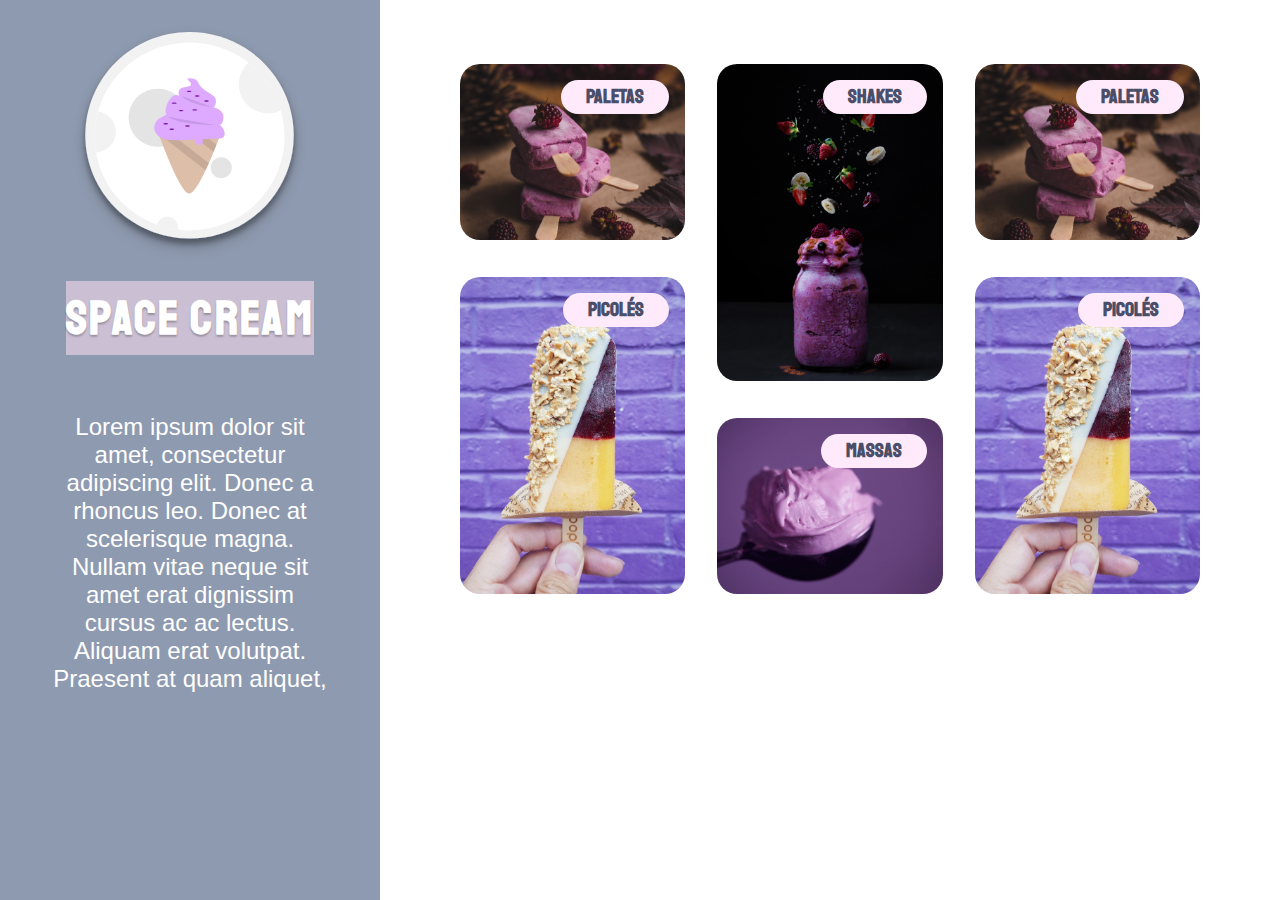
<file: desafio-grid-02/index.html>
<!DOCTYPE html>
<html lang="en">
<head>
    <link rel="preconnect" href="https://fonts.googleapis.com">
    <link rel="preconnect" href="https://fonts.gstatic.com" crossorigin>
    <meta charset="UTF-8">
    <meta name="viewport" content="width=device-width, initial-scale=1.0">
    <title>Space Cream</title>
    <link href="https://fonts.googleapis.com/css2?family=Palanquin&family=Staatliches&display=swap" rel="stylesheet">
    <link rel="stylesheet" href="style.css">
</head>
<body>
    
        
            <header>
                <img src="image/logo 2.svg" alt="logo  Space Cream, uma casquinha de sorvete rosa">
                <div class="space">
                    <h1>Space cream</h1>
                </div>

                <div class="paragraph">
                    <p>Lorem ipsum dolor sit amet, consectetur adipiscing elit. Donec a rhoncus leo.
                         Donec at scelerisque  magna. Nullam vitae neque sit amet erat dignissim  cursus ac ac lectus.
                         Aliquam erat volutpat. Praesent at quam aliquet, </p>
                </div>
            </header>

            <main>
               

           <div class="cards">     <div class="card">
            <img src="image/sorvete1.png"
            alt="Imagem de paletas roxas com amoras">
            <h2><span>paletas</span></h2>
        </div>
        <div class="card">
            <img src="image/sorvete2.png"
            alt="imagens de um recipiente de vidro com conteúdo roxo">
            <h2><span>Shakes</span></h2>
        </div>
        <div class="card">
            <img src="image/sorvete1.png"
            alt="Imagem de paletas roxas com amoras">
            <h2><span>paletas</span></h2>
        </div>
        <div class="card">
            <img src="image/sorvete4.png"
            alt="Imagem de uma parede roxo e um picolé amarelo e branco">
            <h2><span>Picolés</span></h2>
        </div>
        <div class="card">
            <img src="image/sorvete3.png"
            alt="Imagem de uma colher de sorvete com conteúdo roxo">
            <h2><span>Massas</span></h2>
        </div>
        <div class="card">
            <img src="image/sorvete4.png"
            alt="Imagem de uma parede roxo e um picolé amarelo e branco">
            <h2><span>Picolés</span></h2>
        </div></div>
                
            </main>
        

   
</body>
</html>
</file>
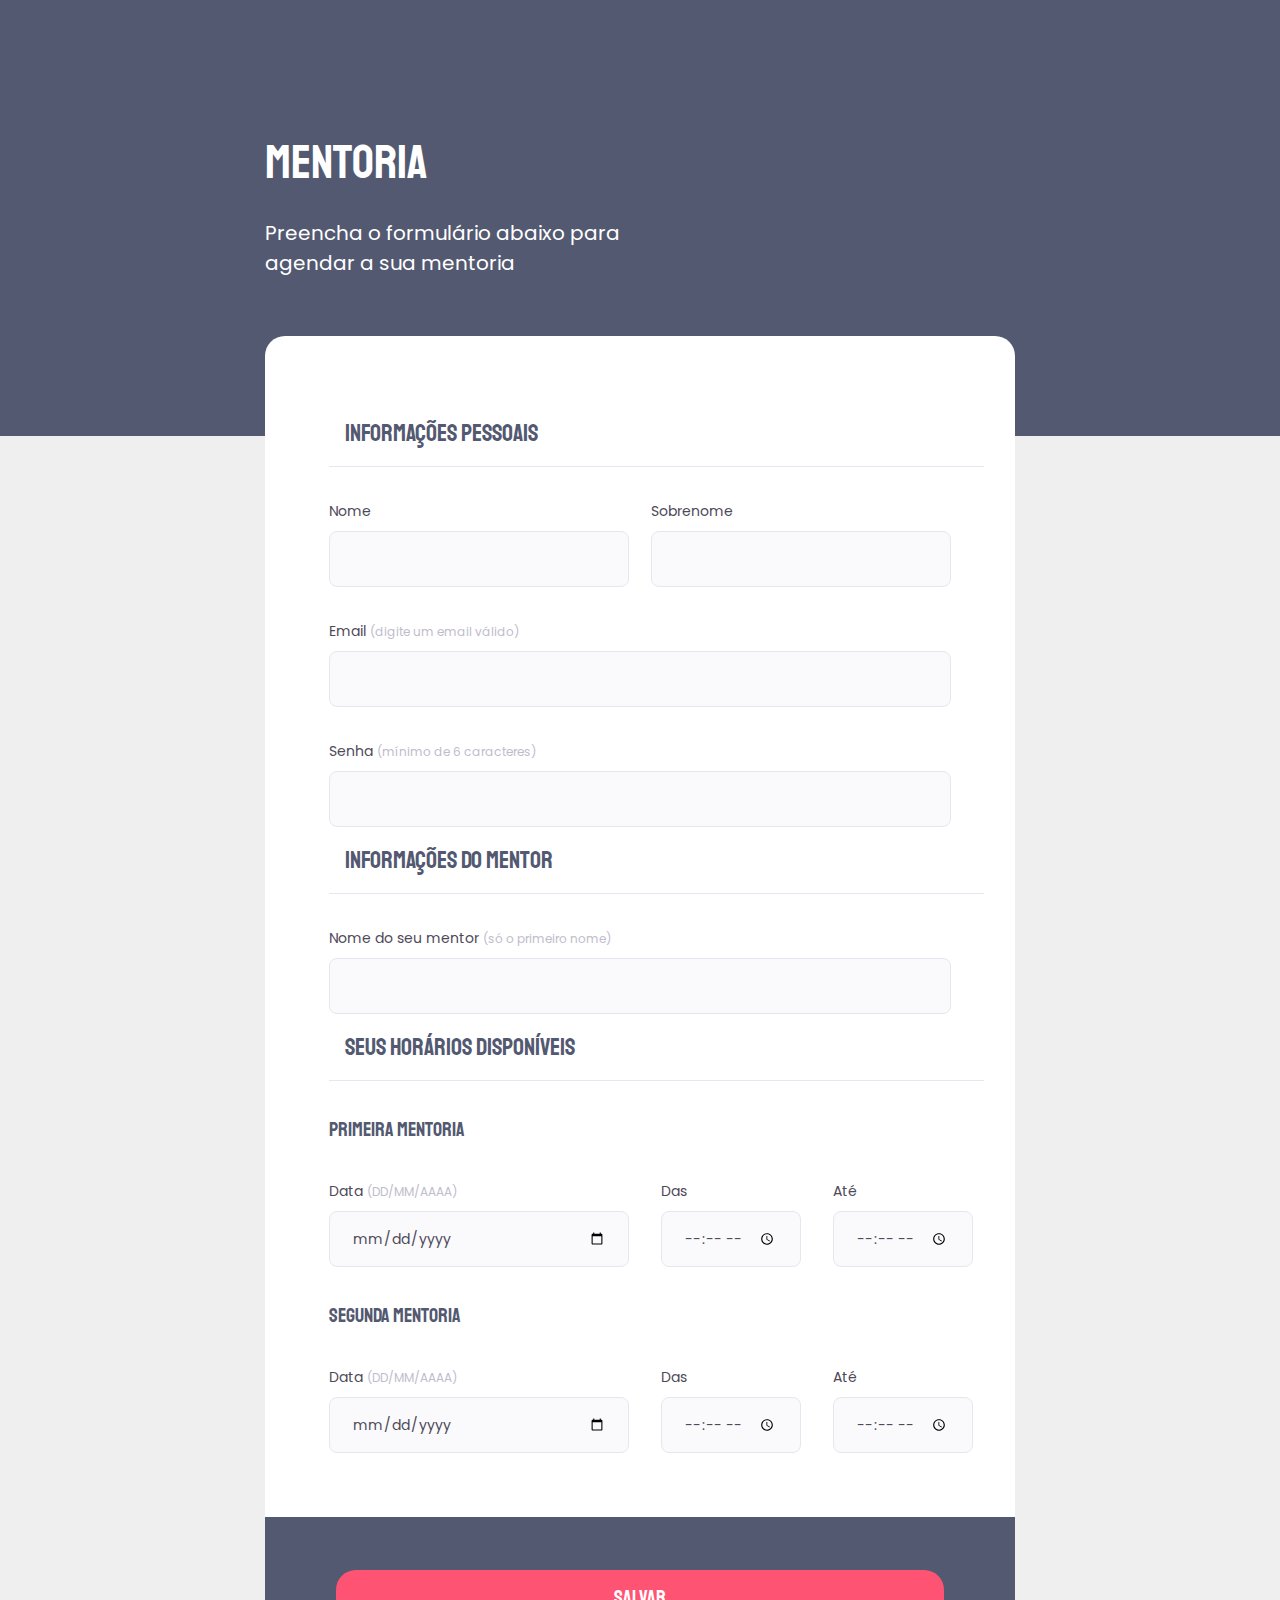
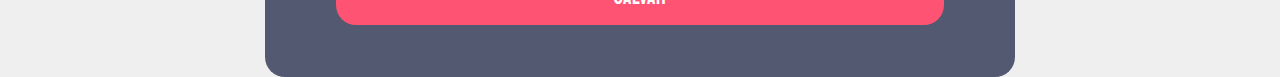
<file: desafio03/index.html>
<!DOCTYPE html>
<html lang="en">
<head>
    <link rel="preconnect" href="https://fonts.googleapis.com">
    <link rel="preconnect" href="https://fonts.gstatic.com" crossorigin>
    <meta charset="UTF-8">
    <meta http-equiv="X-UA-Compatible" content="IE=edge">
    <meta name="viewport" content="width=device-width, initial-scale=1.0">
    <title>Stage 03 - Formulário intermediário</title>
    <link rel="stylesheet" href="style.css">
    <link href="https://fonts.googleapis.com/css2?family=Poppins:wght@400;700&family=Staatliches&display=swap" rel="stylesheet">

</head>
<body>
    <div class="page">
        <header>
            <h1>Mentoria</h1>
            <p>Preencha o formulário abaixo para agendar a sua mentoria</p>

        </header>

        <form id="my-form">
            <fieldset>
                <div class="fieldset-wrapper">
                    <legend>Informações pessoais</legend>
                  
                        
                            <div class="namelastname">
                                <div class="input-wrapper">
                                    <label for="event-name">Nome</label>
                                    <input
                                     type="text"
                                     id="event-name"
                                     required/>
                                </div>
                                
                                <div class="input-wrapper">
                                    <label for="event-lastname">Sobrenome </label>
                                    <input
                                     type="text"
                                     id="event-lastname"/>
                                </div>
                            </div><!--div nome e sobrenome-->

                            <div class="input-wrapper">
                                <label for="event-email">Email <span>(digite um email válido)</span></label>
                                <input type="email" id="event-email"
                                required>

                            </div>

                            <div class="input-wrapper">
                               <label for="event-password">Senha <span>(mínimo de 6 caracteres)</span></label>
                               <input type="password" id="event-password"
                               required
                               minlength="6">
                               
                            </div>

                    <div class="input-wrapper2">
                        <legend>Informações do mentor</legend>
                        <div class="input-wrapper">
                            <label for="event-mentor">Nome do seu mentor <span>(só o primeiro nome)</span></label>
                            <input
                             type="text"
                             id="event-mentor"
                             required/>
                        </div>

                    
                    </div>

                        <div class="input-wrapper3">
                            <legend>Seus horários disponíveis</legend>
                            <h2>Primeira mentoria</h2> 
                   
                            <div class="col-3">
                            <div class="input-wrapper">
                            <label for="event-date">Data <span>(DD/MM/AAAA)</span></label>
                            <input type="date"
                             id="event-date" />
                            </div>
                        
                            <div class="input-wrapper">
                            <label for="event-begin">Das</label>
                            <input type="time" id="event-begin" />
                            </div>
                        
                            <div class="input-wrapper">
                            <label for="event-end">Até</label>
                            <input type="time" id="event-end" /> </div>
                            </div>

                        <div class="input-wrapper4">
                            
                                <h2>Segunda mentoria</h2>
                                <div class="col-3">
                                <div class="input-wrapper">
                                <label for="event-date">Data <span>(DD/MM/AAAA)</span></label>
                                <input type="date" id="event-date" />
                                </div>
                            
                                <div class="input-wrapper">
                                <label for="event-begin">Das</label>
                                <input type="time" id="event-begin" />
                                </div>
                            
                                <div class="input-wrapper">
                                <label for="event-end">Até</label>
                                <input type="time" id="event-end" /> </div>
                               

                        </div>
                    
                    </div>

                    


            </fieldset>

           



        </form>
        <footer>
            <button class="button" type="submit" form="my-form">
                <span>Salvar</span>
            </button>
        </footer>

    </div>
    
</body>
</html>
</file>
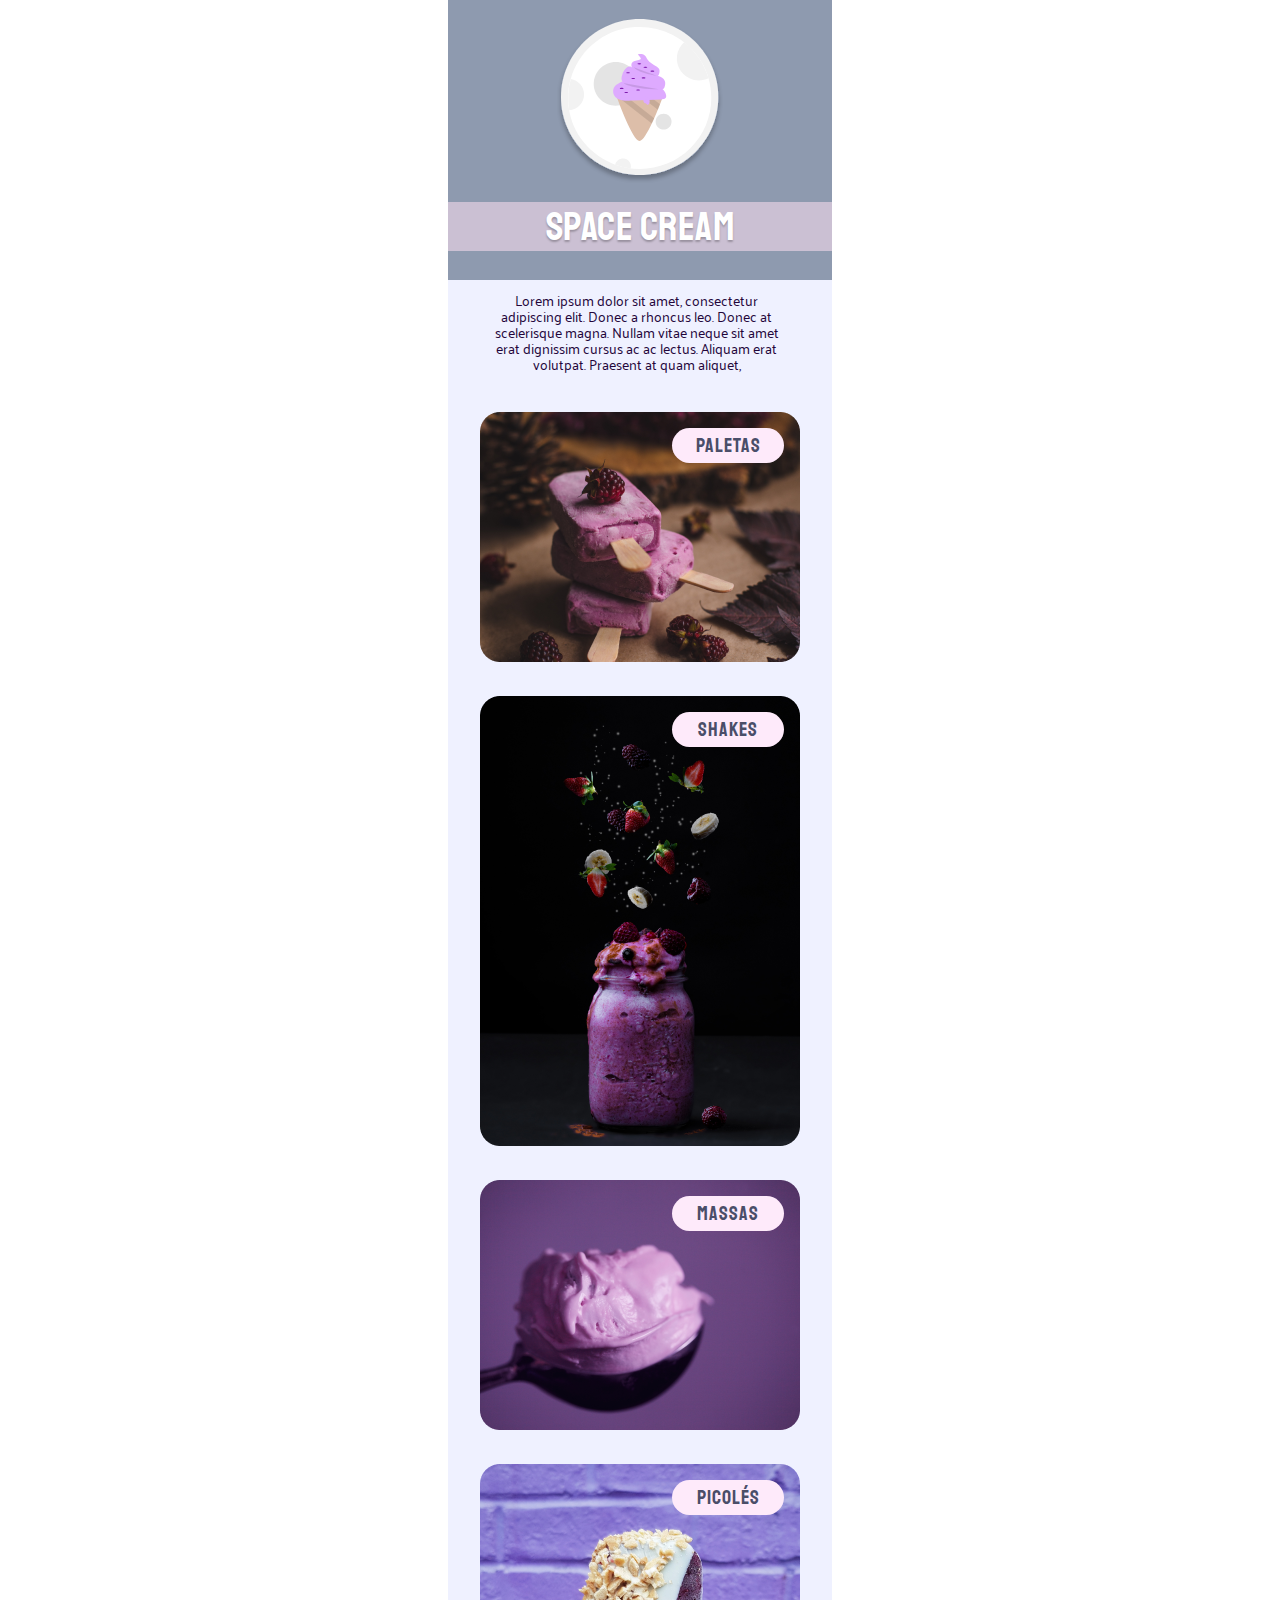
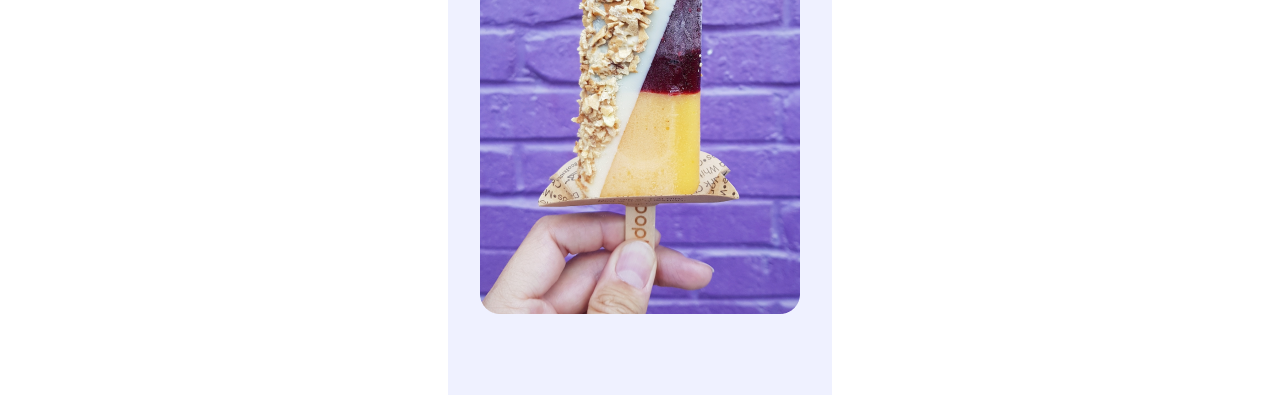
<file: desafio05/index.html>
<!DOCTYPE html>
<html lang="en">
<head>
    <link rel="preconnect" href="https://fonts.googleapis.com">
    <link rel="preconnect" href="https://fonts.gstatic.com" crossorigin>
    <meta charset="UTF-8">
    <meta name="viewport" content="width=device-width, initial-scale=1.0">
    <title>Space Cream</title>
    <link href="https://fonts.googleapis.com/css2?family=Palanquin&family=Staatliches&display=swap" rel="stylesheet">
    <link rel="stylesheet" href="style.css">
</head>
<body>
    <div class="page">
        
            <header>
                <img src="image/logo 2.svg" alt="logo  Space Cream, uma casquinha de sorvete rosa">
                <div class="space">
                    <h1>Space cream</h1>
                </div>
            </header>
            <main>
                <div class="paragraph">
                    <p>Lorem ipsum dolor sit amet, consectetur adipiscing elit. Donec a rhoncus leo.
                         Donec at scelerisque  magna. Nullam vitae neque sit amet erat dignissim  cursus ac ac lectus.
                         Aliquam erat volutpat. Praesent at quam aliquet, </p>
                </div>

                <div class="card">
                    <img src="image/sorvete1.png"
                    alt="Imagem de paletas roxas com amoras">
                    <h2><span>paletas</span></h2>
                </div>
                <div class="card">
                    <img src="image/sorvete2.png"
                    alt="imagens de um recipiente de vidro com conteúdo roxo">
                    <h2><span>Shakes</span></h2>
                </div>
                <div class="card">
                    <img src="image/sorvete3.png"
                    alt="Imagem de uma colher de sorvete com conteúdo roxo">
                    <h2><span>Massas</span></h2>
                </div>
                <div class="card">
                    <img src="image/sorvete4.png"
                    alt="Imagem de uma parede roxo e um picolé amarelo e branco">
                    <h2><span>Picolés</span></h2>
                </div>
            </main>
        
    </div>
   
</body>
</html>
</file>
<file: desafio-grid-02/style.css>
* {
    box-sizing: border-box;
    padding: 0;
    margin: 0;
}

:root {
    --ff-highline:  'Staatliches', sans-serif;
    --ff-body: 'Palanquin', sans-serif;
    --background-header-color: hsl(218, 17%, 62%);
    --background-headind-color: hsl(275, 18%, 79%);
    --background-main-color: hsl(233, 100%, 97%);
    --background-span-color: #FEEAFA;
    --background-color-span-hover: #ffb8f1;
    --h1-color: #FFF;
    --span-color: #4A4E69;
    --p-color: #23053A;

    font-size: 62.5%;
}

body{
    font-family: var(--ff-body);
}

h1, span {
    font-family: var(--ff-highline);
}

header {
    background-color: var(--background-header-color);
    display: flex;
    flex-direction: column;
    align-items: center;
}

header  img {
    width: 14rem;
    filter: drop-shadow(0px 6px 6px rgba(0, 0, 0, 0.25));
    margin: 3.2rem auto;
    animation-name: topDown;
    animation-delay: 200ms;
    animation-duration: 700ms;
}


h1 {
    font-size: 4rem;
    line-height: 3.4rem;
    letter-spacing: 0.05em;
    text-shadow: 0px 2px 2px rgba(0, 0, 0, 0.25);
    color: var(--h1-color);
    text-align: center;
    background-color: var(--background-headind-color);
    display: block;
    width: 100%;
    padding: 0.8rem 0;
    margin-bottom: 3rem;
}


.paragraph {
    width: 100%;
    background-color: var(--background-main-color);
    display: flex;
    flex-direction: column;
    align-items: center;
}

.paragraph p {
    font-size: 1.6rem;
    line-height: 2rem;
    color: var(--p-color);
    max-width: 31rem;
    text-align: center;
    padding: 1.4rem 0;
    margin: 1.4rem 0 6.5rem;
}


main {
    background: var(--background-main-color);
    display: flex;
    flex-direction: column;
    align-items: center;
}


.cards {
display: flex;
flex-direction: column;
align-items: center;
gap: 3.2rem;
}

.card {
    position: relative;
    display: block;
}

.card:hover {
    cursor: pointer;
    transform: scale(1.1) ;
    transition-duration: 700ms;
}

.card:hover img {
    filter: blur(2px) saturate(50%);
}


.card:hover span{
    background-color: var(--background-color-span-hover);
}


.card img {
    width: 100%;
    border-radius: 2rem;
    animation-name: downTop;
    animation-delay: 200ms;
    animation-duration: 700ms;
}

.card span{
display: block;
position: absolute;
right: 1.6rem;
top: 1.6rem;
color: var(--span-color);
font-size: 2rem;
line-height: 3.4rem;
padding: 0 2.5rem;
z-index: 1;
background-color: var(--background-span-color);
border-radius: 2rem;
animation-name: topDown;
animation-delay: 200ms;
animation-duration: 700ms;
}

footer {
    display: none;
}


@keyframes topDown {
        0% {
            opacity: 0;
            transform: translateY(-15px);
        }

        100% {
            opacity: 1;
            transform: translateY(0);
        }
    }

@keyframes downTop {
        0% {
            opacity: 0;
            transform: translateY(+15px);
        }

        100% {
            opacity: 1;
            transform: translateY(0);
        }
    }



@media (min-width: 600px) {

    h1 {
        font-size: 4.8rem;
        line-height: 3.4rem;
        padding: 2rem 0;
    }

    header img {
        width: 22rem;
    }

    .paragraph p {
        font-size: 1.6rem;
        line-height: 2rem;
        color: var(--p-color);
        max-width: 58rem;
        text-align: center;
        padding: 1.4rem 0;
        margin: 1.4rem 0 6.5rem;
    }

    .cards {
        display: grid;
        grid-template-areas: "A B"
        "D B"
        "D C"
        "E F";
        gap: 3.2rem;
        }
    
    .cards div:nth-child(1){
        grid-area: A;
    }

    .cards div:nth-child(2){
        grid-area: B;
    }
    .cards div:nth-child(3){
        display: none;
    }
    .cards div:nth-child(4){
        grid-area: D;
    }
    .cards div:nth-child(5){
        grid-area: C;
    }
    .cards div:nth-child(6){
        display: none;
    }


    footer {
        display: block;
        background-color: var(--background-main-color);
        width: 100%;

    }

    footer p, footer p a {
        color: #4A4E69;
        font-family: 'Open Sans', sans-serif;
        font-size: 1.4rem;
        line-height: 2.8rem;
        text-align: center;
    }

    footer p a {
        font-weight: bold;
    }

}


@media (min-width: 1100px) {

    body {
        display: flex;
        flex-direction: row;
    }


    header {
        max-width: 38rem;
        height: 100vh;
    } 

    .paragraph {
        max-width: 38rem;
        background-color: var(--background-header-color);
    }

    .paragraph p {
        font-size: 2.4rem;
        font-family: 'Roboto', sans-serif;
        line-height: 2.8rem;
        color: var(--h1-color);
        max-width: 58rem;
        text-align: center;
        padding: 1.4rem 5rem;
        margin: 1.4rem 0 6.5rem;
    }

    main {
        width: calc((100vw) - (38rem));
        background-color: #ffffff;
       
    } 

    .cards {
        display: grid;
        grid-template-areas: "A B"
        "D B"
        "D C"
        "E F";
        gap: 3.2rem;
        }
    
    .cards div:nth-child(1){
        grid-area: A;
    }

    .cards div:nth-child(2){
        grid-area: B;
    }
    .cards div:nth-child(3){
        display: none;
    }
    .cards div:nth-child(4){
        grid-area: D;
    }
    .cards div:nth-child(5){
        grid-area: C;
    }
    .cards div:nth-child(6){
        display: none;
    }


    footer {
        background-color: #ffffff;
    }

    
}

@media (min-width: 1280px) {

        
        .cards {
            display: grid;
            grid-template-areas: "A B C"
            "D B F"
            "D E F";
            gap: 3.2rem;
            padding: 6.4rem 8rem;
        }
        
        .cards div:nth-child(1){
            grid-area: A;
        }
    
        .cards div:nth-child(2){
            grid-area: B;
        }
        .cards div:nth-child(3){
            grid-area: C;
            display: block;
        }
        .cards div:nth-child(4){
            grid-area: D;
        }
        .cards div:nth-child(5){
            grid-area: E;
        }
        .cards div:nth-child(6){
            grid-area: F;
            display: block;
        }
     
    
    }
</file>
<file: desafio03/style.css>
* {
    margin: 0;
    padding: 0;
    box-sizing: border-box;
}

body {
    background: #EFEFEF;
   
}

body::before {
    content: '';
    width: 100%;
    height: 436px;

    position: absolute;
    top: 0;
    left: 0;
    z-index: -1;
    background: #535971;



}
    
.page {
    width: 750px;
    margin: auto;
}

 header {
    width: 436px;
    margin-top: 132px;
 }

header h1 {
    
    font-family: 'Staatliches';
    font-weight: 400;
   
    font-size: 48px;
    line-height: 60px;
    color: #FFFFFF;

    margin-bottom: 26px;

}

header p {
    font-family: 'Poppins', sans-serif;
   
    font-size: 20px;
    line-height: 30px;
    color: #FFFFFF;

}
form {
    margin-top:58px;
    background: #FFFFFF;
    border-radius: 20px 20px 0px 0px;

    width: 750px;
    min-height: 1084px;

    display: flex;
   
    padding-left: 64px ;

    padding-bottom: 64px;
}

fieldset {
    border: none;
}

.fieldset-wrapper {
    display: flex;
    flex-direction: column;
    padding-top: 64px;
   
}

 legend {
    font-family: 'Staatliches';
    font-size: 24px;
    line-height: 34px;
    
    width: 655px;

    color: #535971;
    
    padding: 16px;

    border-bottom: 1px solid #E6E6F0;
   


}

.namelastname {
    display: flex;
    flex-direction: row;
    gap: 22px;

}

.input-wrapper ,
.input-wrapper1,
.input-wrapper3,
.input-wrapper4{
    font-family: 'Poppins';
    font-weight: 400px;
    font-size: 14px;
    line-height: 24px;
    color: #4E4958;
    display: flex;
    flex-direction: column;


}



label{
    margin-bottom: 8px;
    margin-top: 32px;
}

#event-name, #event-lastname {
    background: #FAFAFC;
    border: 1px solid #E6E6F0;
    border-radius: 8px;

    Width: 300px;
    Height: 56px;

   
    padding: 22px;
}

#event-email, #event-password, #event-mentor
 {
    
    width: 622px;
    Height: 56px;

   background: #FAFAFC;


    border: 1px solid #E6E6F0;
    border-radius: 8px; 
    padding: 22px;

    gap: 8px;
}



.input-wrapper2 {
    gap: 30px;
}

#event-mentor {
   
    gap: 32px;
}

span {
    font-size: 12px;
    line-height: 20px;


    color: #C1BCCC;}

span:hover {
    color: #0d0916;
   
}

h2
{
    
    padding-top: 32px;
    
    font-family: 'Staatliches' ;
    font-size: 20px;
    line-height: 34px;
    font-weight: normal;

    color: #535971;

    
}

.col-3 {
    display: flex;
    gap: 32px;
    
}


#event-date{

    font-family: 'Poppins';
    font-weight: 400px;
    font-size: 14px;
    line-height: 24px;
    color: #4E4958;

    Width: 300px;
    height: 56px;
    background: #FAFAFC;

    padding: 22px;

    border: 1px solid #E6E6F0;
    border-radius: 8px; 
   
}

#event-begin, #event-end {
    font-family: 'Poppins';
    font-weight: 400px;
    font-size: 14px;
    line-height: 24px;
    color: #4E4958;

    background: #FAFAFC;

    padding: 22px;

    border: 1px solid #E6E6F0;
    border-radius: 8px; 
    Width: 140px;
    Height: 56px;

    
}

footer {
    
    background: #535971;
    border-radius: 0px 0px 20px 20px;
    width: 750px;
    height: 160px;
    padding: 53px 71px;

}

button {
    background: #FF5374;
    border-radius: 20px;
    width: 608px;
    height: 55px;
     border: none;

    
}

button span {
    color: #FFFFFF;
    font-size: 20px;
    line-height: 26px;
    font-family: 'Staatliches';
    text-transform: uppercase;
}

#button {
    display: flex;
    flex-direction: row;
    justify-content: center;
    padding: 15px 40px;
    gap: 10px;

    
}

footer .button:hover {
    background: #6e2534;
}
</file>
<file: desafio05/style.css>
* {
    box-sizing: border-box;
    margin: 0;
    padding: 0;
}

:root {
    font-size: 62.5%;
    --ff-master: 'Staatliches', cursive;
    --ff-segundary:'Palanquin';
    --font-color: #FFFFFF;

}

.page {
    width: 384px;
    height: 1995px;
    background: #EFF1FF;
    margin: 0 auto;
}

header {
    width: 38.4rem;
    height: 28rem;

    background: #8E9AAF;
    display: flex;
    flex-direction: column;
  
    
}

header img {
    margin: auto;
    
    
}

.space {
    width: 38.4rem;
    height: 4.9rem;
    background: #CBC0D3;
    padding: 8px 8.7rem;

    margin-bottom: 2.9rem;
   
    letter-spacing: 0.05em;
    text-shadow: 0px 2px 2px rgba(0, 0, 0, 0.25);
 

}

header h1 {
    font-family: var(--ff-master);
    color: #FFFFFF;
    font-weight: 400;
    font-size: 4.0rem;
    line-height: 3.4rem;

    text-align: center;


}

main {
    width: 32rem;
    height: 164.2rem;
}

main .paragraph {

    width: 30.5rem;
    height: 7.5rem;

    margin: 1.4rem 3.6rem 4.3rem;

    padding: 8px;

    display: flex;
    align-items: center;
    text-align: center;



}

main p {
    font-family: var(--ff-segundary);
    font-weight: 400;
    font-style: normal;


    font-size: 1.4rem;
    line-height: 1.6rem;
    

    color: #23053A;
}

main .card {
    margin: 3.2rem ;
    position: relative;

    animation: topdown  600ms 200ms  backwards;
   
}


main .card h2 {
    position: absolute;
    top: 1.6rem;
    right: 1.6rem;
    left: 19.2rem;

    width: 11.2rem;
    height: 3.5rem;

    background-color: #FEEAFA;
    border-radius: 20px;

    display: flex;
    align-items: center;
    
}

main .card span {

    font-weight: 400;
    font-size: 2.0rem;
    line-height: 3.4rem;
    font-family: var(--ff-master);
    letter-spacing: 0.05em;
    color: #4A4E69;

    
    margin: 0 auto ;

    animation: span  600ms 200ms  backwards;

  
}



@keyframes topdown {
    0% {
        transform:rotateY('15px');
        opacity: 0;

    }

    100% {
        transform: rotateY('0');
        opacity: 1;
    }
    
}


@keyframes span {
    0% {
        transform:rotateY('15px');
        opacity: 0;

    }

    100% {
        transform: rotateY('0');
        opacity: 1;
    }
}
</file>
